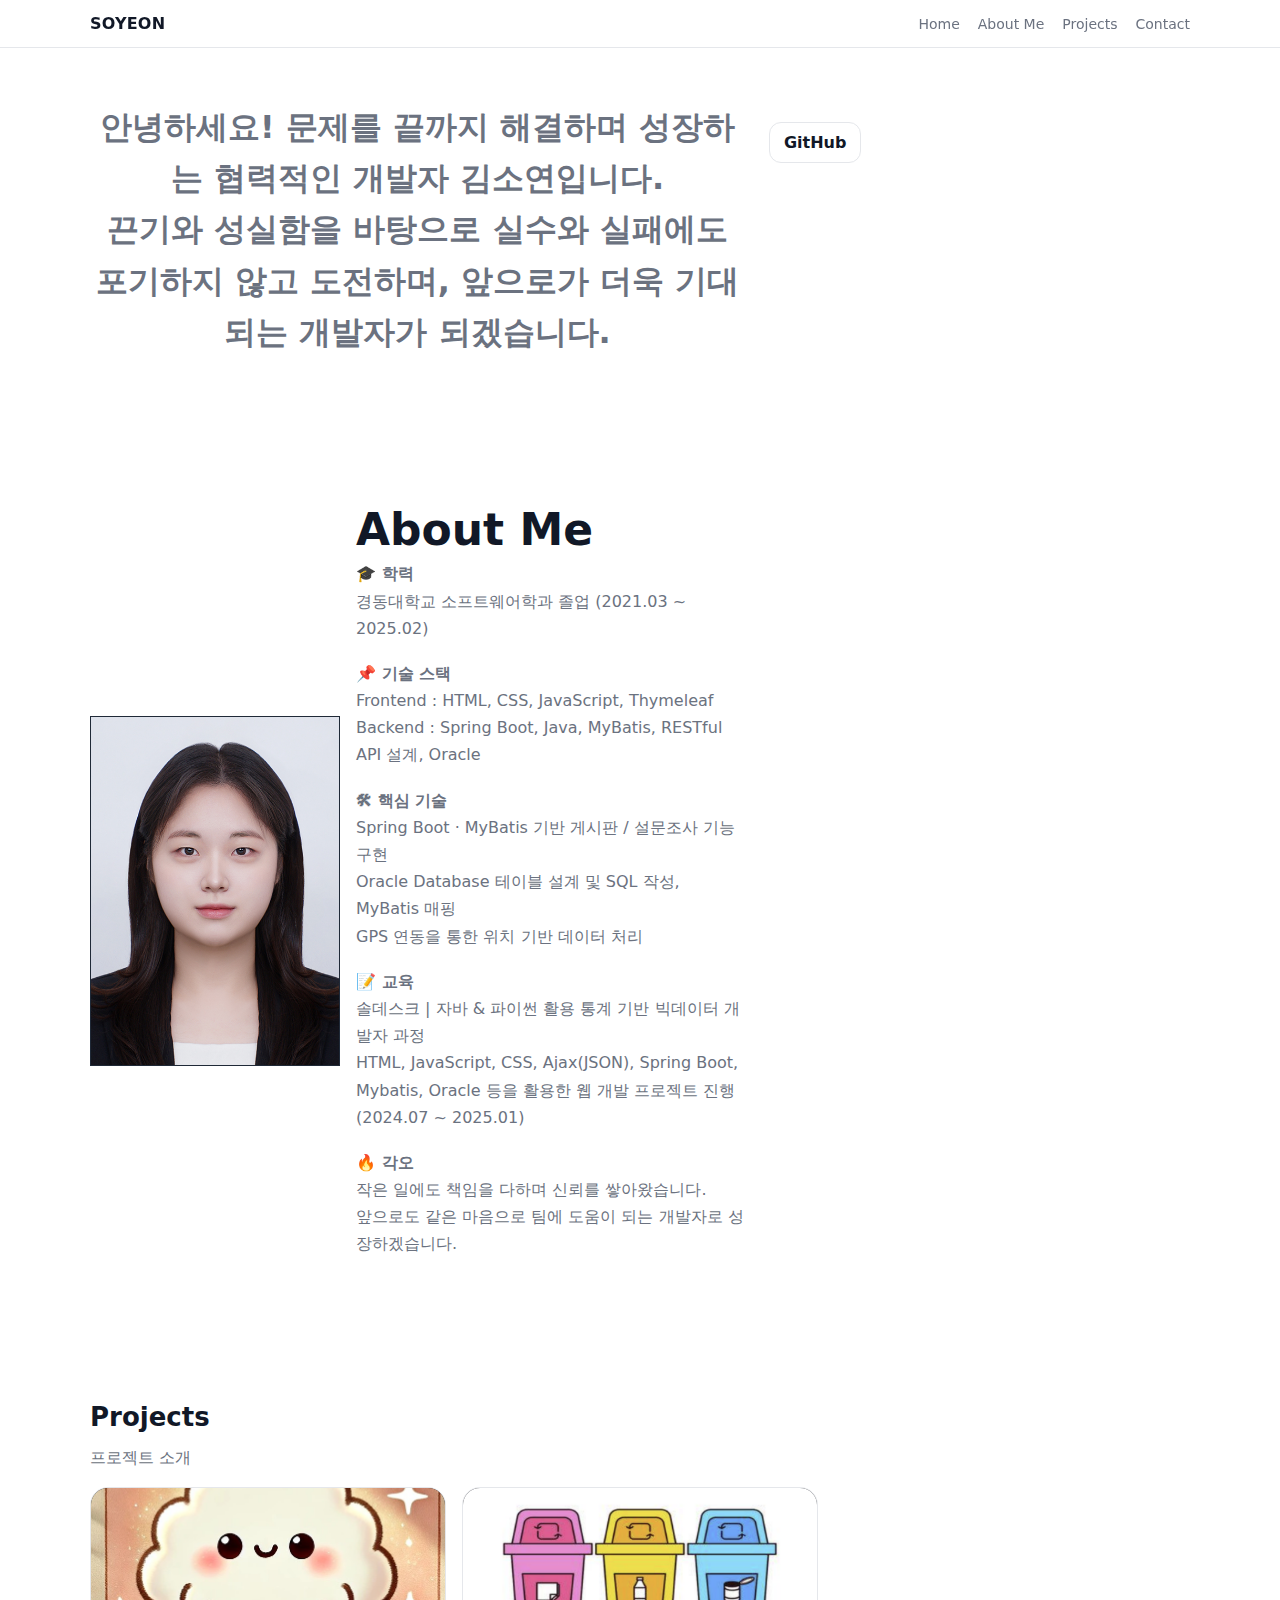
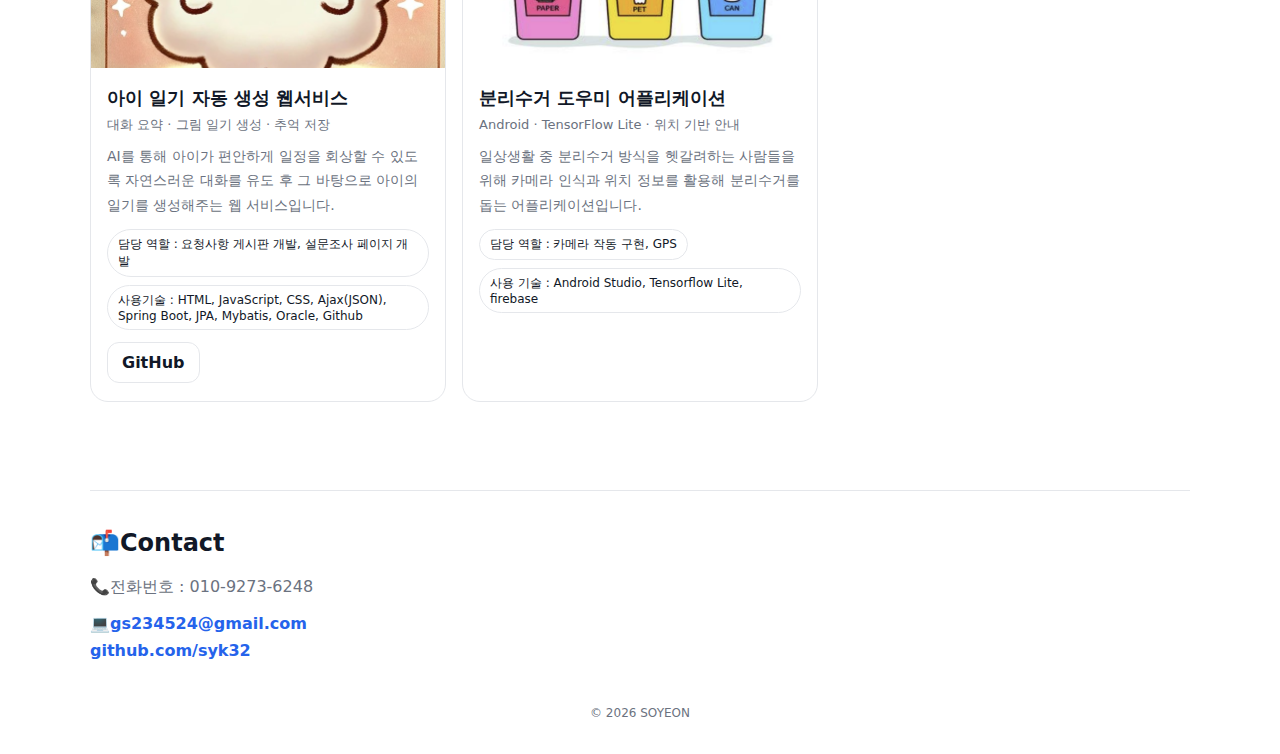
<file: index.html>
<!doctype html>
<html lang="ko">
<head>
  <meta charset="utf-8" />
  <meta name="viewport" content="width=device-width, initial-scale=1" />
  <title>SOYEON | Profile</title>
  <meta name="description" content="김소연(SOYEON) 포트폴리오 - Backend / DB 중심 프로젝트 소개" />

  <link rel="stylesheet" href="assets/style.css" />
</head>
<body>
  <!-- Header -->
  <header class="site-header">
    <div class="container header-inner">
      <a class="brand" href="#home">SOYEON</a>
      <nav class="nav">
        <a href="#home">Home</a>
        <a href="#about">About Me</a>
        <a href="#projects">Projects</a>
        <a href="#contact">Contact</a>
      </nav>
    </div>
  </header>

  <!-- main page -->
  <main id="home" class="section">
    <div class="container hero-inner">

      <p class="lead hero-text" style="text-align:center;">
        안녕하세요! 문제를 끝까지 해결하며 성장하는 협력적인 개발자 김소연입니다.<br/>
        끈기와 성실함을 바탕으로 실수와 실패에도 포기하지 않고 도전하며,
        앞으로가 더욱 기대되는 개발자가 되겠습니다.
      </p>

      <div class="hero-actions" style="text-align:center; margin-top:20px;">
        <a class="btn"
          href="https://github.com/syk32"
          target="_blank"
          rel="noreferrer">
          GitHub
        </a>
      </div>

    </div>
  </main>


  <!-- Hero -->
  <section id="about" class="section">
    <div class="container hero-inner">
      
      <div class="profile-row">
        <!-- 프로필 사진 -->
        <img src="assets/img/me.jpg"
            alt="김소연 프로필 사진"
            class="profile-img">

        <!-- 프로필 텍스트 -->
        <div class="profile-text">
          <h1>About Me</h1>

          <p class="lead">
            <strong>🎓 학력</strong><br>
            경동대학교 소프트웨어학과 졸업 (2021.03 ~ 2025.02)
          </p>

          <p class="lead">
            <strong>📌 기술 스택</strong><br>
            Frontend : HTML, CSS, JavaScript, Thymeleaf<br>
            Backend : Spring Boot, Java, MyBatis, RESTful API 설계, Oracle
          </p>

          <p class="lead">
            <strong>🛠 핵심 기술</strong><br>
             Spring Boot · MyBatis 기반 게시판 / 설문조사 기능 구현 <br>
             Oracle Database 테이블 설계 및 SQL 작성, MyBatis 매핑 <br>
             GPS 연동을 통한 위치 기반 데이터 처리 <br>
          </p>

          <p class="lead">
            <strong>📝 교육</strong><br>
            솔데스크 | 자바 & 파이썬 활용 통계 기반 빅데이터 개발자 과정<br>
            HTML, JavaScript, CSS, Ajax(JSON), Spring Boot, Mybatis, Oracle 등을 활용한 웹 개발 프로젝트 진행<br>
            (2024.07 ~ 2025.01)
          </p>

          <p class="lead">
            <strong>🔥 각오</strong><br>
            작은 일에도 책임을 다하며 신뢰를 쌓아왔습니다.<br>
            앞으로도 같은 마음으로 팀에 도움이 되는 개발자로 성장하겠습니다.
          </p>
        </div>
      </div>

    </div>
  </section>


    <!-- About 
  <section id="about" class="section">
    <div class="container">
      <div class="section-head">
        <h2>About</h2>
      </div>

      <div class="about">
        <p>
          저는 프로젝트를 끝까지 완성하는 “끈기”와, 오류를 원인부터 파고드는 “문제 해결”을 강점으로 가지고 있습니다.
          기능을 구현하는 것에서 끝나지 않고, 왜 발생했는지와 다음엔 어떻게 예방할지를 기록합니다.
        </p>
      </div>
    </div>
  </section>-->

  <!-- Projects -->
  <section id="projects" class="section">
    <div class="container">
      <div class="section-head">
        <h2>Projects</h2>
        <p class="muted">프로젝트 소개</p>
      </div>

      <div class="grid">
        <!-- Project 1 -->
        <article class="card">
          <img class="thumb" src="assets/img/poopoo.jpg" alt="아이 일기 자동 생성 서비스 썸네일" />
          <div class="card-body">
            <h3>아이 일기 자동 생성 웹서비스</h3>
            <p class="meta">대화 요약 · 그림 일기 생성 · 추억 저장</p>
            <p class="desc">
              AI를 통해 아이가 편안하게 일정을 회상할 수 있도록 자연스러운 대화를 유도 후 
              그 바탕으로 아이의 일기를 생성해주는 웹 서비스입니다.
            </p>
            <ul class="tags">
              <li>담당 역할 : 요청사항 게시판 개발, 설문조사 페이지 개발</li>
              <li>사용기술 : HTML, JavaScript, CSS, Ajax(JSON), Spring Boot, JPA, Mybatis, Oracle, Github</li>
            </ul>
            <div class="links">
              <!-- TODO: 너 GitHub 주소로 바꾸기 -->
              <a class="btn" href="https://github.com/syk32/team2_v2sbm3c" target="_blank" rel="noreferrer">GitHub</a>
              <!-- <a class="link" href="#" target="_blank" rel="noreferrer">Docs</a> -->
            </div>
          </div>
        </article>

        <!-- Project 2 -->
        <article class="card">
          <img class="thumb" src="assets/img/trash.png" alt="분리수거 도우미 앱 썸네일" />
          <div class="card-body">
            <h3>분리수거 도우미 어플리케이션</h3>
            <p class="meta">Android · TensorFlow Lite · 위치 기반 안내</p>
            <p class="desc">
              일상생활 중 분리수거 방식을 헷갈려하는 사람들을 위해
              카메라 인식과 위치 정보를 활용해 분리수거를 돕는 어플리케이션입니다.
            </p>
            <ul class="tags">
              <li>담당 역할 : 카메라 작동 구현, GPS</li>
              <li>사용 기술 : Android Studio, Tensorflow Lite, firebase</li>
            </ul>
            <div class="links">
              <!-- TODO: 너 GitHub 주소로 바꾸기 
              <a class="link" href="#" target="_blank" rel="noreferrer">GitHub</a>
              <a class="link" href="#" target="_blank" rel="noreferrer">Demo</a>-->
            </div>
          </div>
        </article>
      </div>
    </div>
  </section>

  <!-- Skills 
  <section id="skills" class="section alt">
    <div class="container">
      <div class="section-head">
        <h2>Skills</h2>
        <p class="muted">“할 수 있다”가 아니라 “무엇을 해봤는지”로 쓰면 설득력이 올라가요.</p>
      </div>

      <div class="grid2">
        <div class="panel">
          <h3>Backend</h3>
          <ul>
            <li>Spring Boot: Controller/Proc/DAO 구조 기반 개발</li>
            <li>MyBatis: XML 매퍼, 동적 쿼리, 페이징/검색</li>
            <li>REST: JSON 응답, fetch/AJAX 연동</li>
          </ul>
        </div>
        <div class="panel">
          <h3>DB</h3>
          <ul>
            <li>Oracle: 시퀀스/제약조건/조인 설계</li>
            <li>ERD 설계 및 테이블 정규화 고민</li>
            <li>오류/데이터 무결성 이슈 트러블슈팅</li>
          </ul>
        </div>
        <div class="panel">
          <h3>Frontend</h3>
          <ul>
            <li>HTML/CSS: 반응형 레이아웃</li>
            <li>Thymeleaf: 서버 렌더링 템플릿</li>
            <li>기본 UI 구성(카드/섹션/네비)</li>
          </ul>
        </div>
        <div class="panel">
          <h3>Tools</h3>
          <ul>
            <li>Git/GitHub Desktop: 브랜치/커밋/푸시</li>
            <li>STS / Gradle / Java 17</li>
            <li>문서화: README, 트러블슈팅 기록</li>
          </ul>
        </div>
      </div>
    </div>
  </section>-->

  <!-- Contact -->
  <footer id="contact" class="footer">
    <div class="container footer-inner">
      <div>
        <h2>📬Contact</h2>
        <p class="muted">📞전화번호 : 010-9273-6248</p>
        <div class="contact-links">
          <a href="mailto:gs234524@gmail.com">💻gs234524@gmail.com</a>
          <a href="https://github.com/syk32" target="_blank" rel="noreferrer">github.com/syk32</a><br/><br/>
        </div>
      </div>
      
    </div>
    <div class="container small muted footer-text">© <span id="year"></span> SOYEON</div>
  </footer>

  <script>
    document.getElementById("year").textContent = new Date().getFullYear();
  </script>
</body>
</html>
</file>
<file: assets/style.css>
:root{
  --bg:#ffffff;
  --panel:#ffffff;
  --text:#111827;
  --muted:#6b7280;
  --line:#e5e7eb;
  --accent:#2563eb;
}

*{ box-sizing:border-box; }
html{ scroll-behavior:smooth; }
body{
  margin:0;
  font-family: system-ui, -apple-system, Segoe UI, Roboto, Apple SD Gothic Neo, "Noto Sans KR", sans-serif;
  background:var(--bg);
  color:var(--text);
}

a{ color:inherit; text-decoration:none; }
img{ max-width:100%; display:block; }

.container{
  width:min(1100px, calc(100% - 32px));
  margin:0 auto;
}

/* Header */
.site-header{
  position:sticky;
  top:0;
  z-index:20;
  background:rgba(255,255,255,.88);
  border-bottom:1px solid var(--line);
  backdrop-filter: blur(10px);
}
.header-inner{
  display:flex;
  align-items:center;
  justify-content:space-between;
  padding:14px 0;
}
.brand{
  font-weight:800;
  letter-spacing:.2px;
}
.nav{
  display:flex;
  gap:18px;
}
.nav a{
  color:var(--muted);
  font-size:14px;
}
.nav a:hover{ color:var(--text); }

/* Hero */
.hero{
  padding:56px 0 24px;
}
.hero-inner{
  display:grid;
  grid-template-columns: 1.4fr .9fr;
  gap:24px;
  align-items:start;
}
.badge{
  display:inline-block;
  font-size:12px;
  color:var(--accent);
  border:1px solid rgba(106,166,255,.35);
  padding:6px 10px;
  border-radius:999px;
  margin:0 0 10px;
}
h1{
  margin:10px 0 8px;
  font-size:44px;
  line-height:1.1;
}
.lead{
  color:var(--muted);
  font-size:16px;
  line-height:1.7;
  margin:0 0 18px;
}
.muted{ color:var(--muted); }
.small{ font-size:12px; }
.hero-actions{
  display:flex;
  gap:12px;
  margin:10px 0 14px;
}
.btn{
  display:inline-flex;
  align-items:center;
  justify-content:center;
  padding:10px 14px;
  border-radius:12px;
  border:1px solid var(--line);
  background:#ffffff;
  color:var(--text);
  font-weight:600;
}
.btn:hover{ border-color:rgba(37,99,235,.35); }
.btn.primary{
  background:var(--accent);
  color:#ffffff;
  border-color:transparent;
}
.quick{
  margin:14px 0 0;
  padding-left:18px;
  color:var(--muted);
}
.hero-card{
  background:#ffffff;
  border:1px solid var(--line);
  border-radius:18px;
  padding:18px;
}
.hero-card h3{ margin:0 0 10px; }
.hl{
  margin:0;
  padding-left:18px;
  color:var(--muted);
}

/* Profile Image */
/* Profile Row (Image + Name) */
.profile-row{
  display: flex;
  align-items: center;
  gap: 16px;
  margin-bottom: 18px;
}

.profile-img{
  width: 250px;          /* 🔥 작지 않게 */
  height: 350px;
  border: 1.5px solid #1f2937;
}

.profile-text h1{
  margin: 0 0 6px;
}

.profile-text .badge{
  margin-bottom: 6px;
}

/* Sections */
.section{
  padding:54px 0;
}
.section.alt{
  background:#f9fafb;
  border-top:1px solid var(--line);
  border-bottom:1px solid var(--line);
}
.section-head{
  margin-bottom:18px;
}
.section-head h2{
  margin:0 0 8px;
  font-size:26px;
}

/* Projects grid */
.grid{
  display:grid;
  grid-template-columns: repeat(3, 1fr);
  gap:16px;
}
.card{
  border:1px solid var(--line);
  background:var(--panel);
  border-radius:18px;
  overflow:hidden;
  transition: transform .15s ease, border-color .15s ease;
}
.card:hover{
  transform: translateY(-2px);
  border-color: rgba(106,166,255,.45);
}
.thumb{
  height:180px;
  width:100%;
  object-fit:cover;
  background:#0f1118;
}
.card-body{
  padding:16px 16px 18px;
}
.card h3{
  margin:2px 0 6px;
  font-size:18px;
}
.meta{
  margin:0 0 10px;
  color:var(--muted);
  font-size:13px;
}
.desc{
  margin:0 0 12px;
  color:var(--muted);
  font-size:14px;
  line-height:1.75;
}
.tags{
  list-style:none;
  padding:0;
  margin:0 0 12px;
  display:flex;
  flex-wrap:wrap;
  gap:8px;
}
.tags li{
  font-size:12px;
  color:var(--text);
  border:1px solid var(--line);
  padding:6px 10px;
  border-radius:999px;
  background:rgba(255,255,255,.02);
}
.links{
  display:flex;
  gap:12px;
}
.link{
  font-weight:700;
  font-size:13px;
  color:var(--accent);
}
.link:hover{ text-decoration:underline; }

/* Skills */
.grid2{
  display:grid;
  grid-template-columns: repeat(2, 1fr);
  gap:14px;
}
.panel{
  border:1px solid var(--line);
  background:var(--panel);
  border-radius:18px;
  padding:16px;
}
.panel h3{ margin:0 0 10px; }
.panel ul{
  margin:0;
  padding-left:18px;
  color:var(--muted);
  line-height:1.8;
}

/* About */
.about{
  border:1px solid var(--line);
  background:var(--panel);
  border-radius:18px;
  padding:16px;
  color:var(--muted);
  line-height:1.8;
}

/* Footer */
.footer{
  padding:34px 0;
}
.footer-inner{
  display:flex;
  align-items:flex-start;
  justify-content:space-between;
  gap:16px;
  border-top:1px solid var(--line);
  padding-top:18px;
}
.contact-links{
  display:flex;
  flex-direction:column;
  gap:8px;
}
.contact-links a{
  color:var(--accent);
  font-weight:700;
}
.contact-links a:hover{ text-decoration:underline; }

/* Responsive */
@media (max-width: 980px){
  .hero-inner{ grid-template-columns:1fr; }
  .grid{ grid-template-columns:1fr; }
  .grid2{ grid-template-columns:1fr; }
  h1{ font-size:36px; }
  .nav{ gap:12px; }

  .profile-img{ width:96px; height:96px; }
}

.footer-text {
  width: 100%;
  text-align: center;
  margin: 0 auto;
}

.hero-text{
  font-size: clamp(22px, 3vw, 32px); /* 화면 크기에 따라 자동 조절 */
  font-weight: 600;
  line-height: 1.6;
  text-align: center;      /* 메인이면 가운데 추천 */
  max-width: 800px;
  margin: 0 auto 40px;     /* 가운데 정렬 + 아래 여백 */
}
</file>
